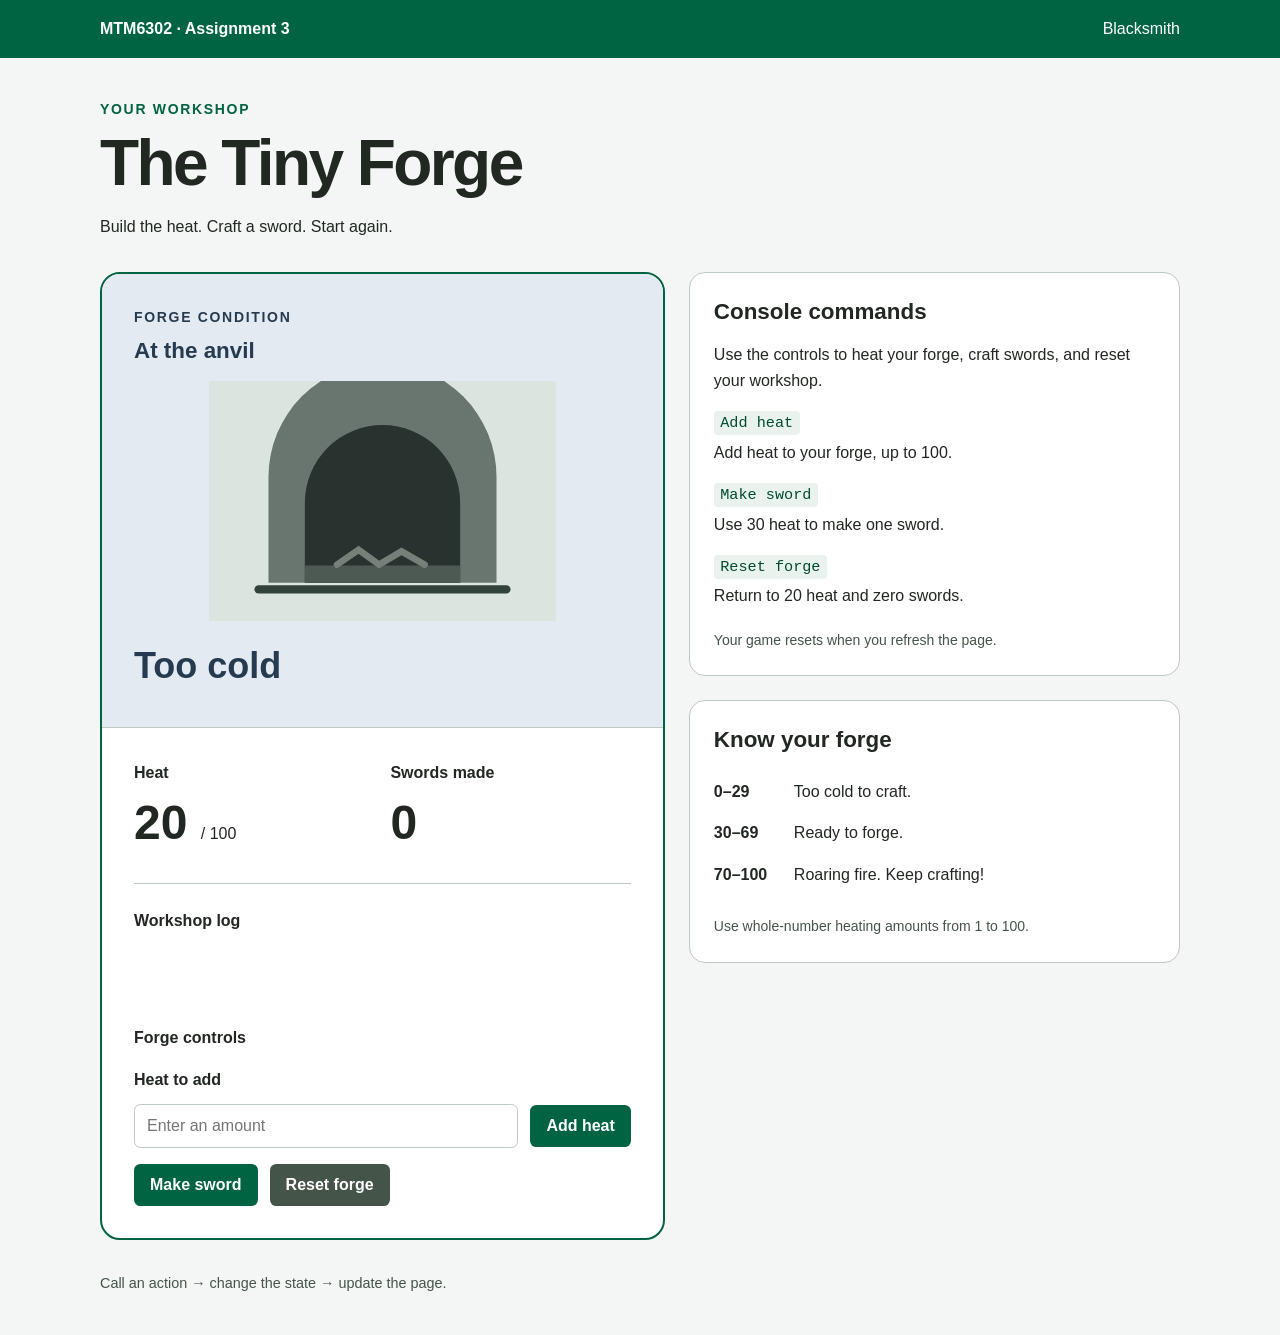
<file: index.html>
<!doctype html>
<html lang="en">
<head>
  <meta charset="utf-8">
  <meta name="viewport" content="width=device-width, initial-scale=1">
  <meta http-equiv="refresh" content="0; url=./index/index.html">
  <title>Blacksmith — The Tiny Forge</title>
</head>
<body>
  <p>Opening the forge... <a href="./index/index.html">Continue to the game</a></p>
</body>
</html>
</file>
<file: css/styles.css>
:root {
  color-scheme: light;
  font-family: Arial, Helvetica, sans-serif;
  color: #212721;
  background: #f3f6f4;
}

* {
  box-sizing: border-box;
}

body {
  margin: 0;
  line-height: 1.6;
  font-size: 1rem;
}

header {
  padding: 1rem max(1.25rem, calc((100vw - 1080px) / 2));
  background: #006341;
  color: white;
  display: flex;
  justify-content: space-between;
  gap: 1rem;
  flex-wrap: wrap;
}

header p {
  margin: 0;
  font-weight: bold;
}

main {
  max-width: 1120px;
  padding: 2.5rem 1.25rem;
  margin: auto;
}

h1 {
  font-size: clamp(2.5rem, 6vw, 4rem);
  line-height: 1.1;
  letter-spacing: -.04em;
  margin: .25rem 0 1rem;
}

h2 {
  font-size: 1.4rem;
  line-height: 1.3;
  margin: 0 0 1rem;
}

h3 {
  font-size: 1rem;
  margin: 0 0 .5rem;
}

p {
  margin: 0 0 1rem;
}

.eyebrow {
  color: #006341;
  text-transform: uppercase;
  letter-spacing: .12em;
  font-weight: bold;
  font-size: .875rem;
  margin-bottom: .5rem;
}

.intro {
  margin-bottom: 2rem;
}

.layout {
  display: grid;
  grid-template-columns: 1.15fr 1fr;
  gap: 1.5rem;
  align-items: start;
}

.forge {
  --status-bg: #e4eaf1;
  --status-ink: #263b50;
  border: 2px solid #006341;
  background: white;
  border-radius: 1.25rem;
  overflow: hidden;
}

.forge-top {
  padding: 2rem;
  background: var(--status-bg);
  color: var(--status-ink);
  border-bottom: 1px solid #bdc9c2;
}

.forge-top .eyebrow {
  color: inherit;
}

.forge-top h2 {
  margin-bottom: 2rem;
}

.status {
  font-size: clamp(1.6rem, 4vw, 2.25rem);
  font-weight: bold;
  margin: 0;
}

.readings {
  display: grid;
  grid-template-columns: 1fr 1fr;
  padding: 2rem;
  gap: 1rem;
}

.readings p {
  font-size: 3rem;
  line-height: 1.2;
  font-weight: bold;
  margin: 0;
}

.unit {
  font-size: 1rem;
  font-weight: normal;
}

.message-box {
  margin: 0 2rem 2rem;
  padding-top: 1.5rem;
  border-top: 1px solid #bdc9c2;
}

.message-box p {
  margin: 0;
  min-height: 3.2em;
}

aside {
  display: grid;
  gap: 1.5rem;
}

.panel {
  padding: 1.5rem;
  background: white;
  border: 1px solid #bdc9c2;
  border-radius: 1rem;
}

dl {
  margin: 0;
}

dt {
  margin-top: 1rem;
}

dd {
  margin-left: 0;
  margin-top: .25rem;
}

code {
  background: #e9f2ec;
  color: #004b31;
  padding: .2rem .4rem;
  border-radius: .25rem;
  font-size: .95rem;
  overflow-wrap: anywhere;
}

.note {
  font-size: .875rem;
  margin: 1.25rem 0 0;
  color: #455449;
}

.rules {
  list-style: none;
  padding: 0;
  margin: 0;
}

.rules li {
  display: flex;
  gap: 1rem;
  padding: .5rem 0;
}

.rules strong {
  min-width: 4rem;
}

footer {
  margin-top: 2rem;
  font-size: .9rem;
  color: #455449;
}

/* Forge status classes */

.is-cold {
  --status-bg: #e4eaf1;
  --status-ink: #263b50;
}

.is-ready {
  --status-bg: #d8eee1;
  --status-ink: #004b31;
}

.is-roaring {
  --status-bg: #ffe3b5;
  --status-ink: #703400;
}

/* Forge image */

#forge-image {
  display: block;
  width: 100%;
  height: auto;
  max-height: 240px;
  object-fit: contain;
  margin: -1rem auto 1rem;
}

/* Game controls */

.controls {
  padding: 0 2rem 2rem;
}

.controls h3 {
  margin-bottom: 1rem;
}

.heat-control {
  display: flex;
  flex-wrap: wrap;
  gap: .75rem;
  align-items: center;
  margin-bottom: 1rem;
}

.heat-control label {
  width: 100%;
  font-weight: bold;
}

.heat-control input {
  flex: 1;
  min-width: 120px;
  padding: .75rem;
  border: 1px solid #bdc9c2;
  border-radius: .4rem;
  font-size: 1rem;
}

button {
  padding: .75rem 1rem;
  border: none;
  border-radius: .4rem;
  background: #006341;
  color: white;
  font-size: 1rem;
  font-weight: bold;
  cursor: pointer;
}

button:hover {
  background: #004b31;
}

button:focus-visible,
input:focus-visible {
  outline: 3px solid #d99b36;
  outline-offset: 3px;
}

.game-buttons {
  display: flex;
  flex-wrap: wrap;
  gap: .75rem;
}

#reset-forge {
  background: #455449;
}

#reset-forge:hover {
  background: #29382e;
}

/* Mobile layout */

@media (max-width: 700px) {
  .layout {
    grid-template-columns: 1fr;
  }

  main {
    padding-top: 1.5rem;
  }

  .forge-top,
  .readings {
    padding: 1.5rem;
  }

  .message-box {
    margin-inline: 1.5rem;
  }

  .controls {
    padding: 0 1.5rem 1.5rem;
  }

  .heat-control {
    align-items: stretch;
  }

  .heat-control input,
  .heat-control button {
    width: 100%;
  }

  .game-buttons button {
    flex: 1;
  }
}
</file>
